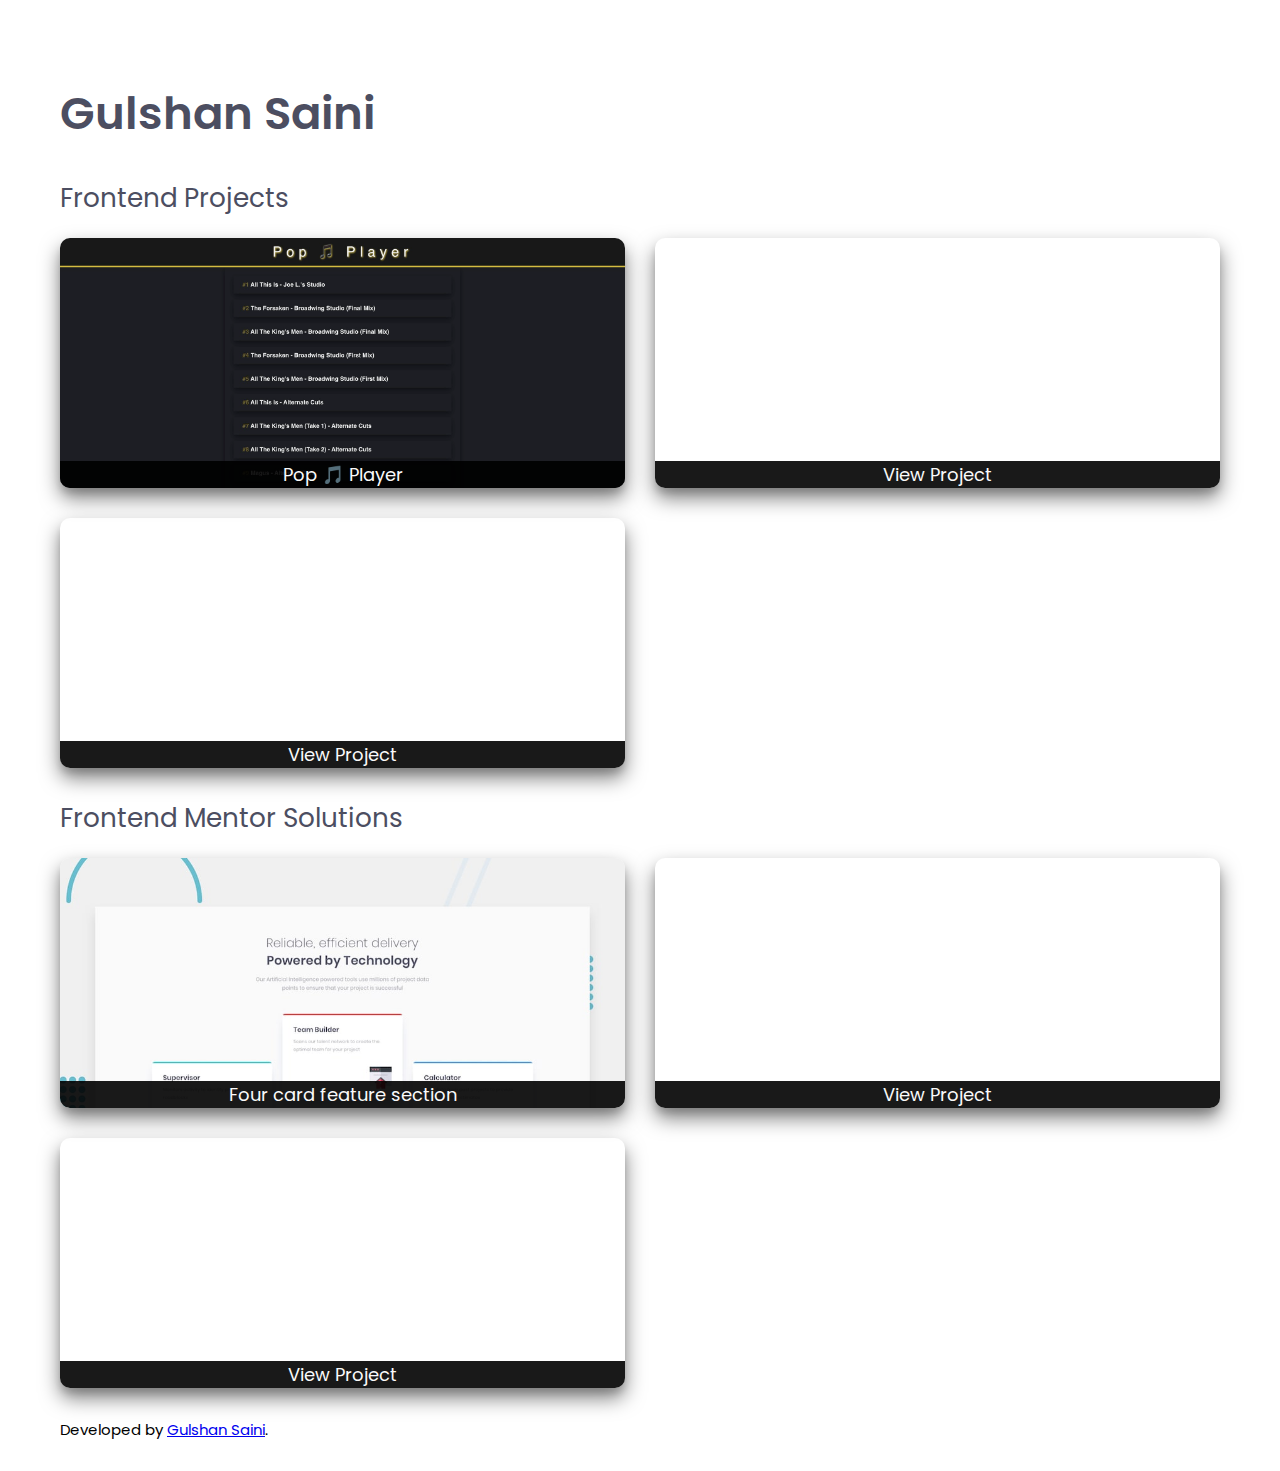
<file: index.html>
<!DOCTYPE html>
<html lang="en">

<head>
    <meta charset="UTF-8">
    <meta name="viewport" content="width=device-width, initial-scale=1.0">
    <!-- displays site properly based on user's device -->

    <!-- <link rel="icon" type="image/png" sizes="32x32" href="./images/favicon-32x32.png"> -->

    <title>Frontend Mentor | Gulshan Saini</title>
    <link href="https://fonts.googleapis.com/css?family=Poppins:200,400,600&display=swap" rel="stylesheet">
    <link rel="stylesheet" href="style.css">
</head>

<body>
    <div class="container">
        <section>
            <div class="header">
                <h1>Gulshan Saini</h1>
            </div>
        </section>

        <section>
            <div class="header">
                <h2>Frontend Projects</h2>
            </div>


            <div class="panel-container">

                <a href="./pop-music-player/index.html">
                    <div class="panel"
                        style="background: url(./pop-music-player/images/download.jpeg); background-repeat: no-repeat; background-size: cover;">
                        <h3>Pop 🎵 Player</h3>
                    </div>
                </a>

                <a href="#">
                    <div class="panel"
                        style="background: url(https://source.unsplash.com/random/800x600); background-repeat: no-repeat; background-size: cover;">
                        <h3>View Project</h3>
                    </div>
                </a>

                <a href="#">
                    <div class="panel"
                        style="background: url(https://source.unsplash.com/random/800x600); background-repeat: no-repeat; background-size: cover;">
                        <h3>View Project</h3>
                    </div>
                </a>

            </div>
        </section>

        <section>
            <div class="header">
                <h2>Frontend Mentor Solutions</h2>
            </div>

            <div class="panel-container">
                <a href="./four-card-feature-section-master/index.html">
                    <div class="panel"
                        style="background: url(./four-card-feature-section-master/design/desktop-preview.jpg); background-repeat: no-repeat; background-size: cover;">
                        <h3>Four card feature section</h3>
                    </div>
                </a>

                <a href="#">
                    <div class="panel"
                        style="background: url(https://source.unsplash.com/random/800x600); background-repeat: no-repeat; background-size: cover;">
                        <h3>View Project</h3>
                    </div>
                </a>

                <a href="#">
                    <div class="panel"
                        style="background: url(https://source.unsplash.com/random/800x600); background-repeat: no-repeat; background-size: cover;">
                        <h3>View Project</h3>
                    </div>
                </a>

            </div>
        </section>

        <section>
            <footer>
                <p class="attribution">

                    Developed by <a href="https://twitter.com/gulshansainis">Gulshan Saini</a>.
                </p>
            </footer>
        </section>
    </div>
</body>

</html>
</file>
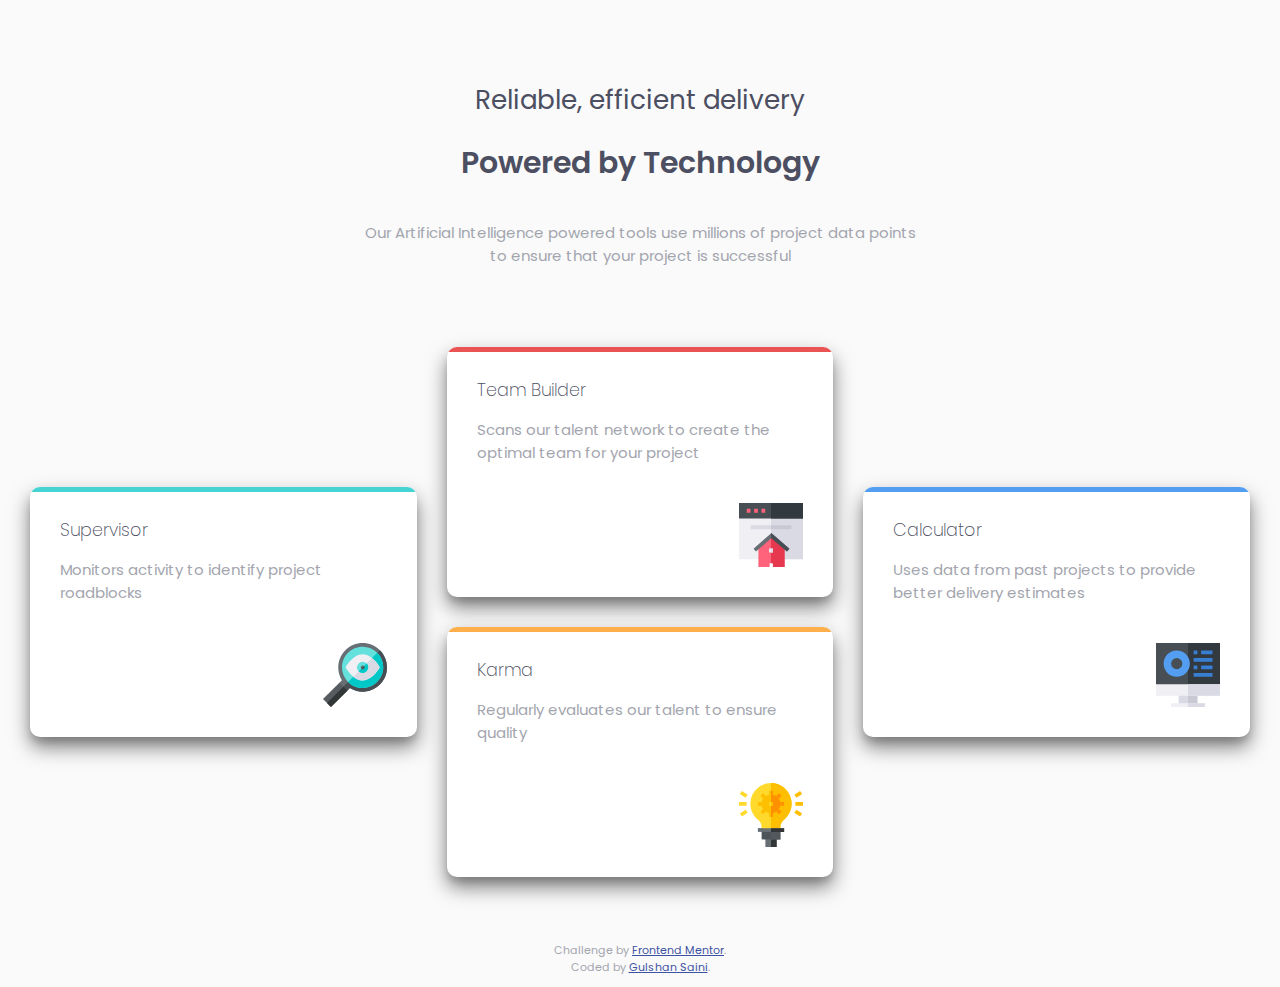
<file: four-card-feature-section-master/index.html>
<!DOCTYPE html>
<html lang="en">

<head>
  <meta charset="UTF-8">
  <meta name="viewport" content="width=device-width, initial-scale=1.0">
  <!-- displays site properly based on user's device -->

  <link rel="icon" type="image/png" sizes="32x32" href="./images/favicon-32x32.png">

  <title>Frontend Mentor | Four card feature section</title>
  <link href="https://fonts.googleapis.com/css?family=Poppins:200,400,600&display=swap" rel="stylesheet">
  <link rel="stylesheet" href="style.css">
  <!-- Feel free to remove these styles or customise in your own stylesheet 👍 -->
  <style>
    .attribution {
      font-size: 11px;
      text-align: center;
    }

    .attribution a {
      color: hsl(228, 45%, 44%);
    }
  </style>
</head>

<body>
  <div class="container">
    <div class="header">
      <h2>Reliable, efficient delivery</h2>
      <h1>Powered by Technology</h1>

      <p>
        Our Artificial Intelligence powered tools use millions of project data points
        to ensure that your project is successful
      </p>
    </div>

    <div class="panel-container">
      <div class="panel panel-1">
        <h3>Supervisor</h3>
        <p>Monitors activity to identify project roadblocks</p>
        <img src="./images/icon-supervisor.svg" alt="Supervisor" />
      </div>

      <div class="panel panel-2">
        <h3>Team Builder</h3>
        <p>Scans our talent network to create the optimal team for your project</p>
        <img src="./images/icon-team-builder.svg" alt="Team Builder" />
      </div>

      <div class="panel panel-3">
        <h3>Karma</h3>
        <p>Regularly evaluates our talent to ensure quality</p>
        <img src="./images/icon-karma.svg" alt="Karma" />
      </div>

      <div class="panel panel-4">
        <h3>Calculator</h3>
        <p>Uses data from past projects to provide better delivery estimates</p>
        <img src="./images/icon-calculator.svg" alt="Calculator" />
      </div>
    </div>

    <footer>
      <p class="attribution">
        Challenge by <a href="https://www.frontendmentor.io?ref=challenge" target="_blank">Frontend Mentor</a>.<br />
        Coded by <a href="https://twitter.com/gulshansainis">Gulshan Saini</a>.
      </p>
    </footer>
  </div>
</body>

</html>
</file>
<file: style.css>
*,
*::before,
*::after {
  box-sizing: border-box;
}
h1,
h2,
h3,
h4,
h5,
body {
  margin: 0;
  padding: 0;
}
:root {
  --red: hsl(0, 78%, 62%);
  --cyan: hsl(180, 62%, 55%);
  --orange: hsl(34, 97%, 64%);
  --blue: hsl(212, 86%, 64%);
  --very-dark-blue: hsl(234, 12%, 34%);
  --grayish-blue: hsl(229, 6%, 66%);
  --very-light-gray: hsl(0, 0%, 98%);
}

html {
  background-color: var(--very--light-gray);
}

body {
  max-width: 1440px;
  margin: 0 auto;
  font-family: "Poppins", sans-serif;
  font-size: 15px;
}

.container {
  margin: 80px 30px 10px 30px;
}

section {
  margin: 30px;
}

h1 {
  color: var(--very-dark-blue);
  font-weight: 600;
  margin-bottom: 20px;
  font-size: 300%;
}

h2 {
  color: var(--very-dark-blue);
  font-weight: 400;
  font-size: 1.75em;
  margin-bottom: 20px;
}

.hero {
  display: flex;
  flex-direction: column;
  align-items: left;
  margin-bottom: 65px;
}

.panel-container {
  display: grid;
  gap: 30px;
  grid-template-columns: repeat(auto-fill, minmax(400px, 1fr));
  grid-template-rows: auto;
}

.panel {
  height: 250px;
  position: relative;
  background-color: #fff;
  padding: 30px;
  border-radius: 10px;
  box-shadow: 0px 10px 20px rgba(0, 0, 0, 0.5), 0px 6px 6px rgba(0, 0, 0, 0.1);
  overflow: hidden;
}

.panel h3 {
  position: absolute;
  bottom: 0;
  left: 0;
  width: 100%;
  text-align: center;
  color: var(--very-light-gray);
  font-weight: 400;
  background-color: rgba(0, 0, 0, 0.9);
  font-size: 1.2em;
}

footer {
  /* margin-top: 65px; */
}
</file>
<file: four-card-feature-section-master/style.css>
*,
*::before,
*::after {
  box-sizing: border-box;
}
h1,
h2,
h3,
h4,
h5,
body {
  margin: 0;
  padding: 0;
}
:root {
  --red: hsl(0, 78%, 62%);
  --cyan: hsl(180, 62%, 55%);
  --orange: hsl(34, 97%, 64%);
  --blue: hsl(212, 86%, 64%);
  --very-dark-blue: hsl(234, 12%, 34%);
  --grayish-blue: hsl(229, 6%, 66%);
  --very--light-gray: hsl(0, 0%, 98%);
}

html {
  background-color: var(--very--light-gray);
}

body {
  max-width: 1440px;
  margin: 0 auto;
  font-family: "Poppins", sans-serif;
  font-size: 15px;
}

.container {
  margin: 80px 30px 10px 30px;
}

h1 {
  color: var(--very-dark-blue);
  font-weight: 600;
  margin-bottom: 20px;
}

h2 {
  color: var(--very-dark-blue);
  font-weight: 400;
  font-size: 1.75em;
  margin-bottom: 20px;
}

h3 {
  font-weight: 200;
}

.header {
  display: flex;
  flex-direction: column;
  align-items: center;
  justify-content: center;
  text-align: center;
  margin-bottom: 65px;
  margin: 5rem auto 65px auto;
  max-width: 35rem;
}

.panel-container {
  display: grid;
  gap: 30px;
  grid-template-columns: 1fr;
  grid-template-rows: 1fr 1fr 1fr 1fr;
}

.panel {
  height: 250px;
  position: relative;
  background-color: #fff;
  padding: 30px;
  border-radius: 10px;
  box-shadow: 0px 10px 20px rgba(0, 0, 0, 0.5), 0px 6px 6px rgba(0, 0, 0, 0.1);
  overflow: hidden;
}

.panel h3 {
  color: var(--very-dark-blue);
}

p {
  color: var(--grayish-blue);
}

.panel img {
  position: absolute;
  right: 30px;
  bottom: 30px;
}

.panel::after {
  content: "";
  position: absolute;
  height: 5px;
  width: 100%;
  top: 0px;
  left: 0px;
}

.panel-1::after {
  background-color: var(--cyan);
}

.panel-2::after {
  background-color: var(--red);
}

.panel-3::after {
  background-color: var(--orange);
}

.panel-4::after {
  background-color: var(--blue);
}

footer {
  margin-top: 65px;
}

@media only screen and (min-width: 890px) {
  .panel-container {
    display: grid;
    grid-template-columns: 1fr 1fr;
    grid-template-rows: 1fr 1fr;
  }
}

@media only screen and (min-width: 891px) {
  .panel-container {
    display: grid;
    grid-template-columns: 1fr 1fr 1fr;
    grid-template-rows: 1fr 1fr;
  }

  .panel-3 {
    grid-column-start: 2;
  }

  .panel-4 {
    grid-row-start: 1;
    grid-column-start: 3;
  }

  .panel-1,
  .panel-4 {
    top: 140px;
  }
}
</file>
